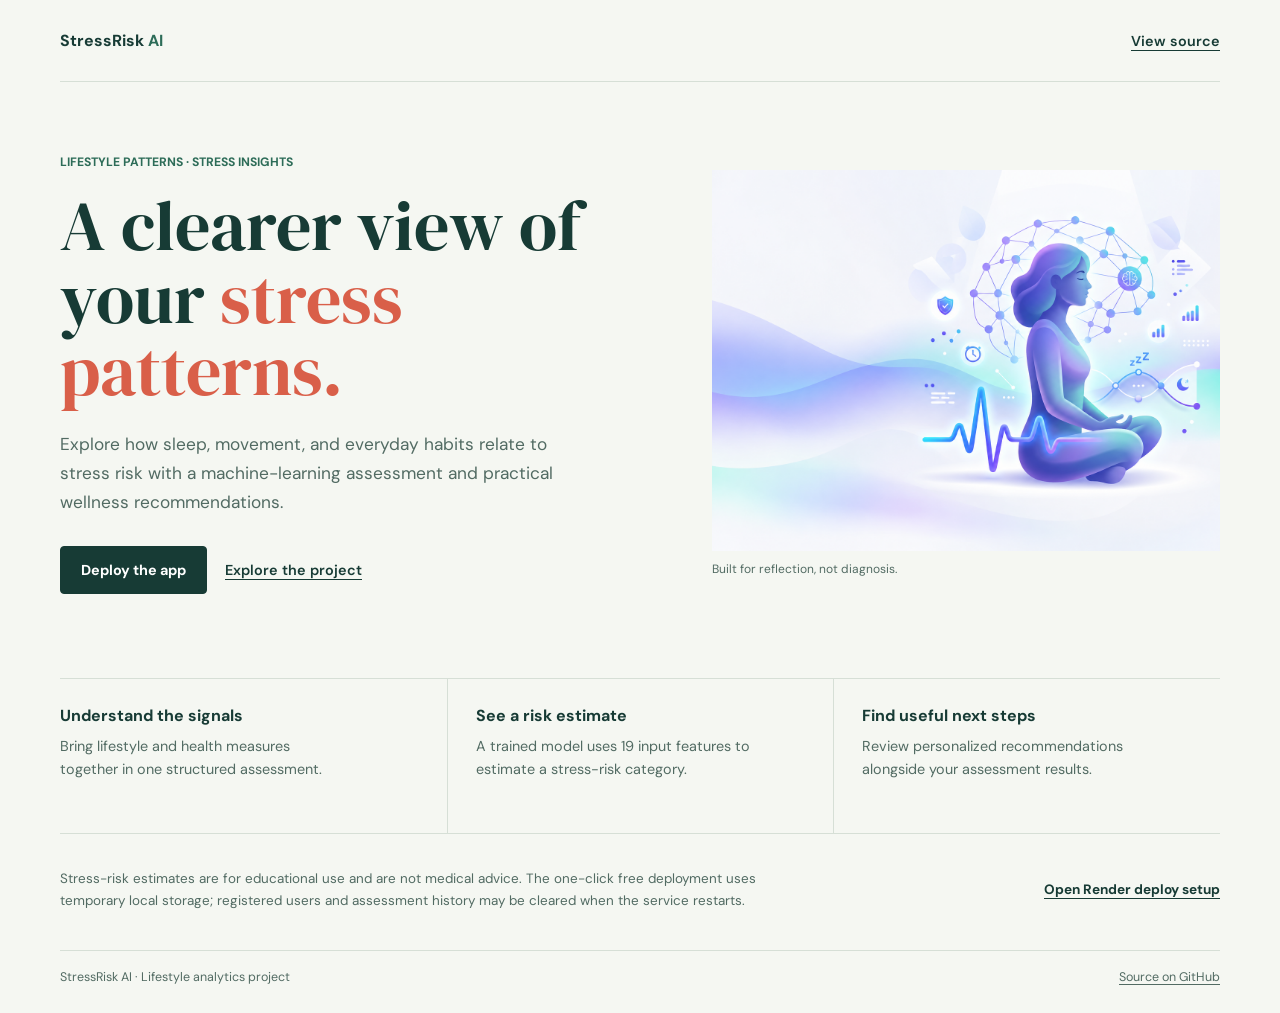
<file: index.html>
<!DOCTYPE html>
<html lang="en">
<head>
    <meta charset="UTF-8">
    <meta name="viewport" content="width=device-width, initial-scale=1">
    <meta name="theme-color" content="#f5f7f2">
    <meta name="description" content="StressRisk AI explores how everyday lifestyle patterns relate to stress risk.">
    <title>StressRisk AI | Lifestyle & Stress Insights</title>
    <link rel="preconnect" href="https://fonts.googleapis.com">
    <link rel="preconnect" href="https://fonts.gstatic.com" crossorigin>
    <link href="https://fonts.googleapis.com/css2?family=DM+Sans:wght@400;500;600;700&family=DM+Serif+Display&display=swap" rel="stylesheet">
    <style>
        :root {
            color-scheme: light;
            --paper: #f5f7f2;
            --ink: #173b35;
            --muted: #526b63;
            --line: #d6dfd6;
            --leaf: #2d6c58;
            --coral: #d95f49;
            --white: #fff;
            font-family: "DM Sans", sans-serif;
            color: var(--ink);
            background: var(--paper);
        }
        * { box-sizing: border-box; }
        body { margin: 0; min-width: 320px; }
        a { color: inherit; }
        .site-header, main, footer { width: min(1160px, calc(100% - 48px)); margin-inline: auto; }
        .site-header { min-height: 82px; display: flex; align-items: center; justify-content: space-between; border-bottom: 1px solid var(--line); }
        .wordmark { font-size: 1rem; font-weight: 700; text-decoration: none; }
        .wordmark span { color: var(--leaf); }
        .header-link { font-size: .9rem; font-weight: 600; text-decoration-thickness: 1px; text-underline-offset: 4px; }
        .hero { display: grid; grid-template-columns: 1.08fr .92fr; gap: 56px; align-items: center; padding: 72px 0 84px; }
        .eyebrow { margin: 0 0 20px; color: var(--leaf); font-size: .76rem; font-weight: 700; text-transform: uppercase; }
        h1, h2, p { margin-top: 0; }
        h1 { max-width: 620px; margin-bottom: 22px; font-family: "DM Serif Display", Georgia, serif; font-size: clamp(3rem, 5.5vw, 5rem); font-weight: 400; line-height: 1.03; }
        h1 em { color: var(--coral); font-style: normal; }
        .intro { max-width: 510px; margin-bottom: 28px; color: var(--muted); font-size: 1.08rem; line-height: 1.7; }
        .actions { display: flex; flex-wrap: wrap; align-items: center; gap: 18px; }
        .button { min-height: 48px; display: inline-flex; align-items: center; justify-content: center; padding: 0 20px; border: 1px solid var(--ink); border-radius: 4px; background: var(--ink); color: var(--white); font-size: .9rem; font-weight: 700; text-decoration: none; }
        .button:hover { background: var(--leaf); border-color: var(--leaf); }
        .text-link { font-size: .9rem; font-weight: 600; text-underline-offset: 4px; }
        .hero-image { width: 100%; aspect-ratio: 4 / 3; object-fit: cover; display: block; }
        .image-note { margin: 10px 0 0; color: var(--muted); font-size: .75rem; }
        .overview { border-top: 1px solid var(--line); border-bottom: 1px solid var(--line); display: grid; grid-template-columns: repeat(3, 1fr); }
        .overview article { min-height: 154px; padding: 26px 28px 25px 0; }
        .overview article + article { padding-left: 28px; border-left: 1px solid var(--line); }
        .overview h2 { margin-bottom: 9px; font-size: 1rem; }
        .overview p { max-width: 290px; margin-bottom: 0; color: var(--muted); font-size: .9rem; line-height: 1.6; }
        .notice { display: grid; grid-template-columns: 1fr auto; gap: 32px; align-items: center; padding: 34px 0 38px; }
        .notice p { max-width: 720px; margin: 0; color: var(--muted); font-size: .84rem; line-height: 1.65; }
        .notice a { font-size: .85rem; font-weight: 700; text-underline-offset: 4px; white-space: nowrap; }
        footer { display: flex; justify-content: space-between; gap: 20px; padding: 18px 0 28px; border-top: 1px solid var(--line); color: var(--muted); font-size: .78rem; }
        footer a { text-underline-offset: 3px; }
        @media (max-width: 760px) {
            .site-header, main, footer { width: min(100% - 36px, 560px); }
            .site-header { min-height: 68px; }
            .hero { grid-template-columns: 1fr; gap: 32px; padding: 54px 0 52px; }
            h1 { font-size: 3.5rem; }
            .hero-image { aspect-ratio: 5 / 4; }
            .overview { grid-template-columns: 1fr; }
            .overview article, .overview article + article { min-height: 0; padding: 20px 0; border-left: 0; }
            .overview article + article { border-top: 1px solid var(--line); }
            .notice { grid-template-columns: 1fr; gap: 14px; }
            footer { flex-direction: column; }
        }
        @media (prefers-reduced-motion: no-preference) {
            .hero-copy, .hero-visual { animation: arrive .55s ease-out both; }
            .hero-visual { animation-delay: .12s; }
            @keyframes arrive { from { opacity: 0; transform: translateY(12px); } to { opacity: 1; transform: translateY(0); } }
        }
    </style>
</head>
<body>
    <header class="site-header">
        <a class="wordmark" href="./">StressRisk <span>AI</span></a>
        <a class="header-link" href="https://github.com/sunidhi107/AI-Powered-Lifestyle-Analytics-and-Personalized-Stress-Risk-Prediction">View source</a>
    </header>
    <main>
        <section class="hero" aria-labelledby="page-title">
            <div class="hero-copy">
                <p class="eyebrow">Lifestyle patterns · Stress insights</p>
                <h1 id="page-title">A clearer view of your <em>stress patterns.</em></h1>
                <p class="intro">Explore how sleep, movement, and everyday habits relate to stress risk with a machine-learning assessment and practical wellness recommendations.</p>
                <div class="actions">
                    <a class="button" href="https://render.com/deploy?repo=https%3A%2F%2Fgithub.com%2Fsunidhi107%2FAI-Powered-Lifestyle-Analytics-and-Personalized-Stress-Risk-Prediction">Deploy the app</a>
                    <a class="text-link" href="https://github.com/sunidhi107/AI-Powered-Lifestyle-Analytics-and-Personalized-Stress-Risk-Prediction">Explore the project</a>
                </div>
            </div>
            <div class="hero-visual">
                <img class="hero-image" src="static/images/stress%20pic.png" alt="A calm, sunlit outdoor scene">
                <p class="image-note">Built for reflection, not diagnosis.</p>
            </div>
        </section>
        <section class="overview" aria-label="Project overview">
            <article>
                <h2>Understand the signals</h2>
                <p>Bring lifestyle and health measures together in one structured assessment.</p>
            </article>
            <article>
                <h2>See a risk estimate</h2>
                <p>A trained model uses 19 input features to estimate a stress-risk category.</p>
            </article>
            <article>
                <h2>Find useful next steps</h2>
                <p>Review personalized recommendations alongside your assessment results.</p>
            </article>
        </section>
        <aside class="notice">
            <p>Stress-risk estimates are for educational use and are not medical advice. The one-click free deployment uses temporary local storage; registered users and assessment history may be cleared when the service restarts.</p>
            <a href="https://render.com/deploy?repo=https%3A%2F%2Fgithub.com%2Fsunidhi107%2FAI-Powered-Lifestyle-Analytics-and-Personalized-Stress-Risk-Prediction">Open Render deploy setup</a>
        </aside>
    </main>
    <footer>
        <span>StressRisk AI · Lifestyle analytics project</span>
        <a href="https://github.com/sunidhi107/AI-Powered-Lifestyle-Analytics-and-Personalized-Stress-Risk-Prediction">Source on GitHub</a>
    </footer>
</body>
</html>
</file>
